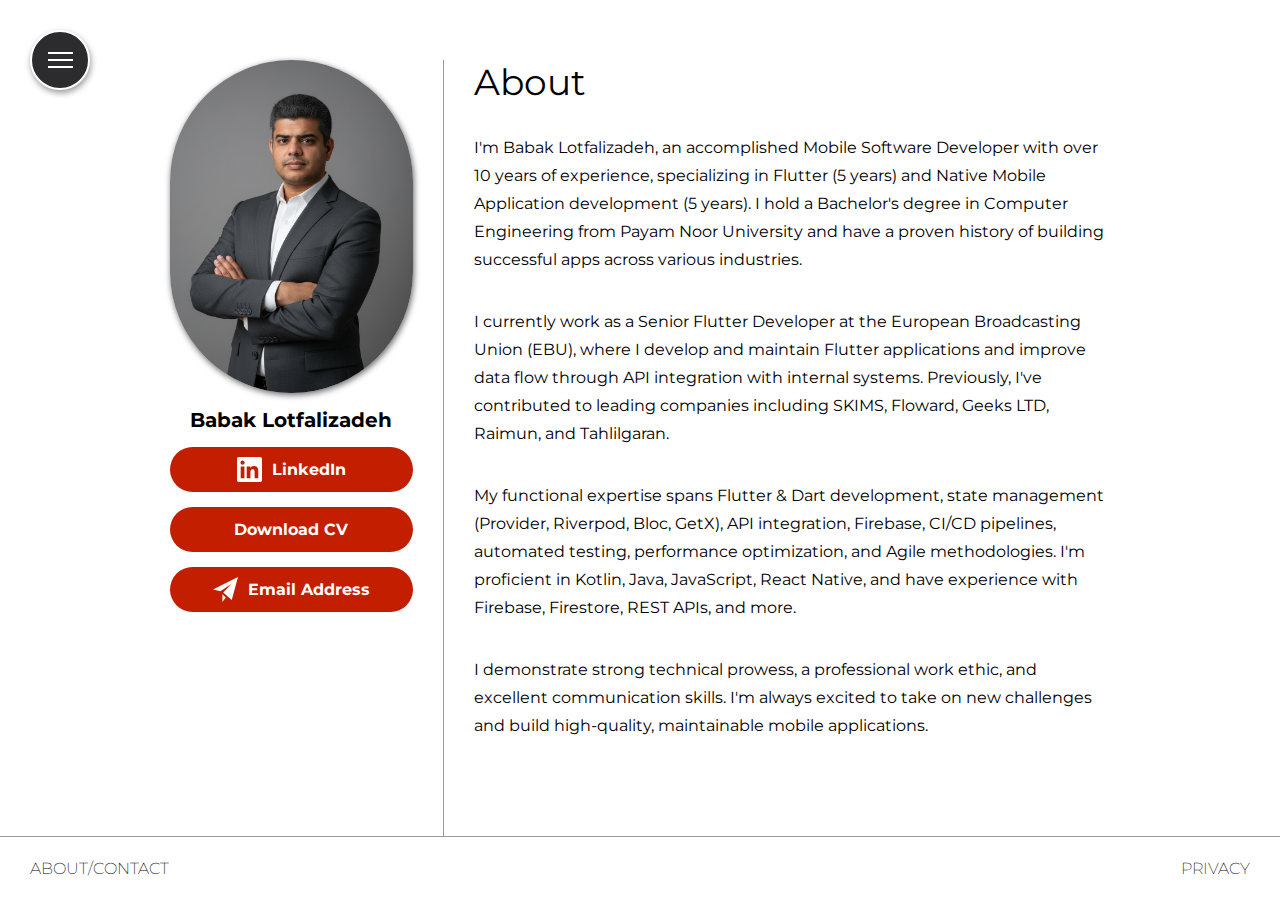
<file: about.html>
<!DOCTYPE html>
<html lang="en">
  <head>
    <meta charset="UTF-8" />
    <meta http-equiv="X-UA-Compatible" content="IE=edge" />
    <meta name="viewport" content="width=device-width, initial-scale=1.0" />
    <meta name="theme-color" content="#FFFFFF" />

    <link rel="apple-touch-icon" href="img/b_icon.png" />
    <link rel="shortcut icon" type="image/jpg" href="img/b_icon.png" />

    <meta
      name="description"
      content="Babak Lotfalizadeh - Senior Flutter Developer with 10+ years of experience in mobile development."
    />

    <meta property="og:title" content="About - Babak Lotfalizadeh, Senior Flutter Developer" />
    <meta
      property="og:description"
      content="Accomplished Mobile Software Developer with over 10 years of experience, specializing in Flutter and Native Mobile Development."
    />
    <meta
      property="og:image"
      content="img/viktormauzer-dev-portfolio.png"
    />
    <meta
      property="og:url"
      content="https://babak-lotfalizadeh.github.io/about.html"
    />
    <meta
      property="og:site_name"
      content="Portfolio - Babak Lotfalizadeh, Senior Flutter Developer"
    />

    <link rel="stylesheet" href="style.css?v=2.0" />
    <title>About - Babak Lotfalizadeh, Senior Flutter Developer</title>
  </head>
  <body ontouchstart="">
    <header class="header">
      <div class="header__button no__highlights">
        <div class="header__ham">
          <span>&nbsp;</span>
          <span>&nbsp;</span>
          <span>&nbsp;</span>
        </div>
      </div>
      <div class="header__bg">&nbsp;</div>
      <nav class="header__nav">
        <div class="header__nav-item">
          <span>Portfolio</span>
          <ul>
            <li>
              <a
                aria-label="Github"
                rel="noreferrer noopener"
                target="_blank"
                class="header__nav-link"
                href="https://github.com/babaklotfalizadeh"
                >GitHub →</a
              >
            </li>
          </ul>
        </div>
        <div class="header__nav-item">
          <span>menu</span>
          <ul>
            <li>
              <a class="header__nav-link" href="/index.html">Home</a>
            </li>
            <li><a class="header__nav-link" href="about.html">About</a></li>
            <li><a class="header__nav-link" href="privacy.html">Privacy</a></li>
          </ul>
        </div>
        <div class="header__nav-item">
          <span>Contact</span>
          <ul>
            <li>
              <a
                class="button button-white no__highlights"
                rel="noreferrer noopener"
                target="_blank"
                href="https://www.linkedin.com/in/babaklotfalizadeh"
              >
                <svg class="button-icon">
                  <use xlink:href="/icons/sprite.svg#vector-linkedin"></use>
                </svg>
                LinkedIn
              </a>
            </li>
            <li>
              <a
                class="button button-white no__highlights"
                rel="noreferrer noopener"
                target="_blank"
                href="files/Babak_Lotfalizadeh_Resume.pdf"
              >
                Download CV
              </a>
            </li>
            <li>
              <div class="button send-email button-white no__highlights">
                <svg class="button-icon">
                  <use xlink:href="/icons/sprite.svg#vector-mail"></use>
                </svg>
                Email Address
              </div>
              <div class="email-address"></div>
            </li>
          </ul>
        </div>
      </nav>
    </header>

    <section class="about">
      <div class="about__sidebar">
        <img class="about__profile" src="img/profile-pic.jpg" alt="profile" />
        <span>Babak Lotfalizadeh</span>
        <a
          class="button button-dark no__highlights"
          rel="noreferrer noopener"
          target="_blank"
          href="https://www.linkedin.com/in/babaklotfalizadeh"
        >
          <svg class="button-icon">
            <use xlink:href="/icons/sprite.svg#vector-linkedin"></use>
          </svg>
          LinkedIn
        </a>
        <a
          href="files/Babak_Lotfalizadeh_Resume.pdf"
          class="button button-dark no__highlights"
          >Download CV</a
        >
        <div class="button send-email button-dark no__highlights">
          <svg class="button-icon">
            <use xlink:href="/icons/sprite.svg#vector-mail"></use>
          </svg>
          Email Address
        </div>
        <div class="email-address"></div>
      </div>
      <div class="about__content">
        <h1>About</h1>
        <article>
          <p>
            I'm Babak Lotfalizadeh, an accomplished Mobile Software Developer with
            over 10 years of experience, specializing in Flutter (5 years) and
            Native Mobile Application development (5 years). I hold a Bachelor's
            degree in Computer Engineering from Payam Noor University and have a
            proven history of building successful apps across various industries.
          </p>
          <p>
            I currently work as a Senior Flutter Developer at the European
            Broadcasting Union (EBU), where I develop and maintain Flutter
            applications and improve data flow through API integration with
            internal systems. Previously, I've contributed to leading companies
            including SKIMS, Floward, Geeks LTD, Raimun, and Tahlilgaran.
          </p>
          <p>
            My functional expertise spans Flutter & Dart development, state
            management (Provider, Riverpod, Bloc, GetX), API integration,
            Firebase, CI/CD pipelines, automated testing, performance
            optimization, and Agile methodologies. I'm proficient in Kotlin,
            Java, JavaScript, React Native, and have experience with Firebase,
            Firestore, REST APIs, and more.
          </p>
          <p>
            I demonstrate strong technical prowess, a professional work ethic,
            and excellent communication skills. I'm always excited to take on
            new challenges and build high-quality, maintainable mobile
            applications.
          </p>
        </article>
      </div>
    </section>

    <footer class="footer">
      <div class="footer__content">
        <a href="about.html">About/Contact</a>
        <a href="privacy.html">Privacy</a>
      </div>
    </footer>

    <script src="script.js"></script>
  </body>
</html>
</file>
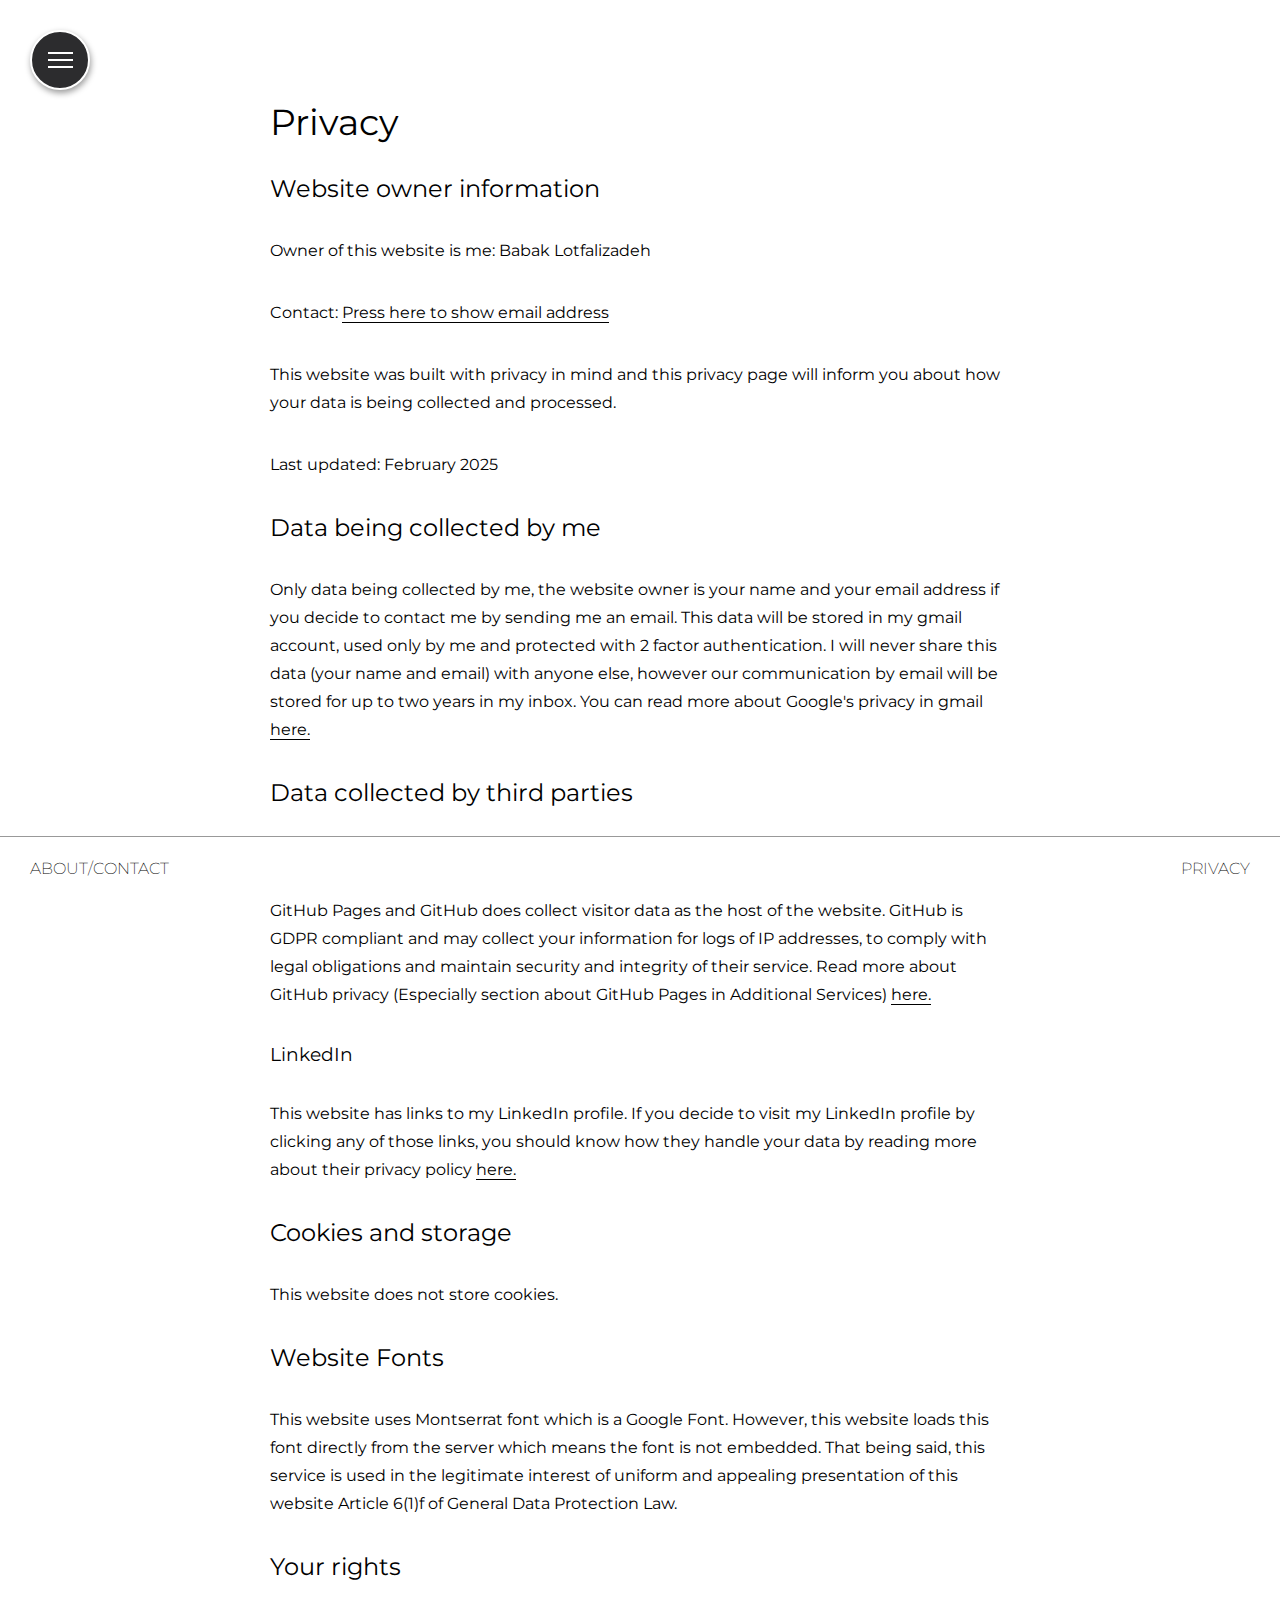
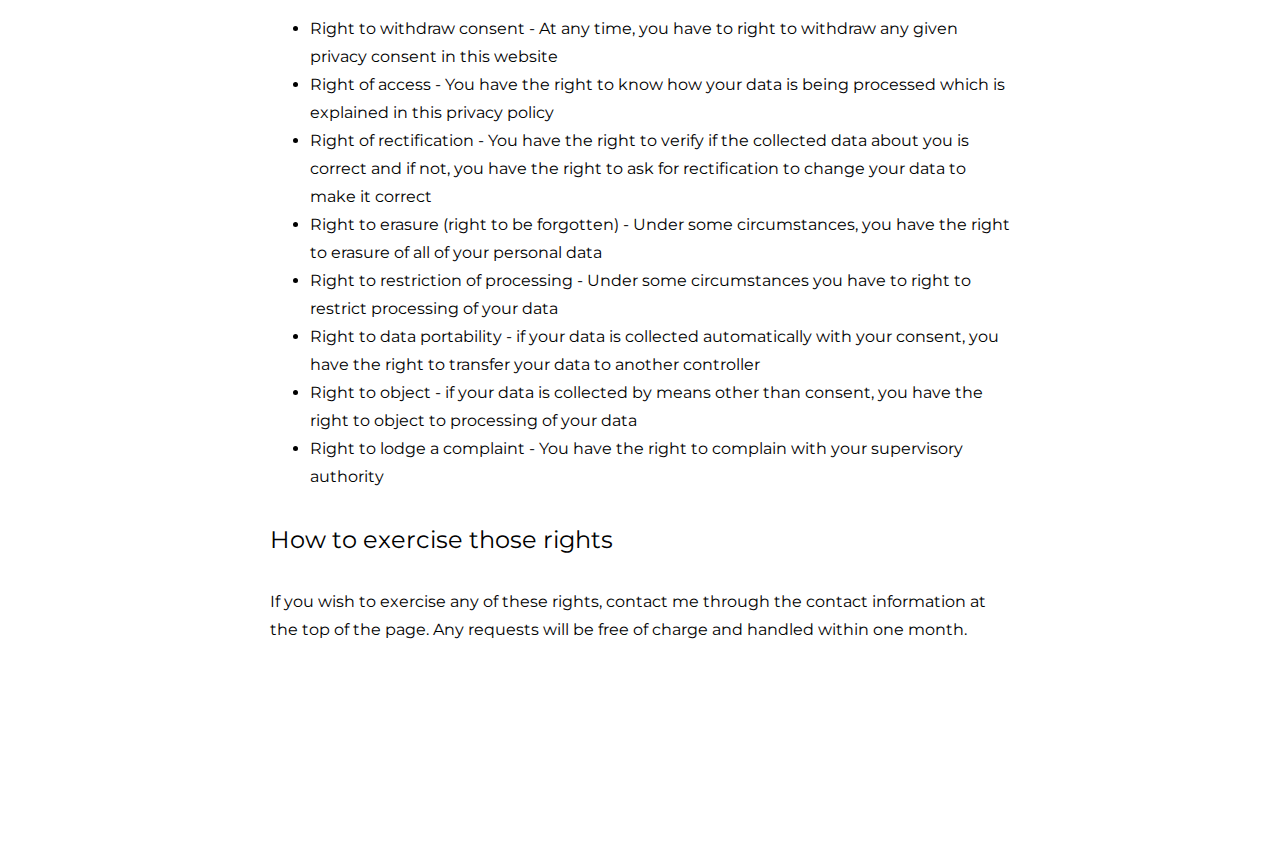
<file: privacy.html>
<!DOCTYPE html>
<html lang="en">
  <head>
    <meta charset="UTF-8" />
    <meta http-equiv="X-UA-Compatible" content="IE=edge" />
    <meta name="viewport" content="width=device-width, initial-scale=1.0" />
    <meta name="theme-color" content="#FFFFFF" />

    <meta
      name="description"
      content="Privacy policy page for the website Portfolio - Babak Lotfalizadeh, Senior Flutter Developer"
    />

    <meta
      property="og:title"
      content="Privacy - Babak Lotfalizadeh, Senior Flutter Developer"
    />
    <meta
      property="og:description"
      content="Privacy policy page for the website Portfolio - Babak Lotfalizadeh, Senior Flutter Developer"
    />
    <meta
      property="og:image"
      content="img/viktormauzer-dev-portfolio.png"
    />
    <meta
      property="og:url"
      content="https://babak-lotfalizadeh.github.io/privacy.html"
    />
    <meta
      property="og:site_name"
      content="Portfolio - Babak Lotfalizadeh, Senior Flutter Developer"
    />

    <link rel="apple-touch-icon" href="img/apple-icon.png" />
    <link rel="shortcut icon" type="image/jpg" href="img/favicon.png" />

    <link rel="stylesheet" href="style.css?v=2.0" />
    <title>Privacy - Babak Lotfalizadeh, Senior Flutter Developer</title>
  </head>
  <body ontouchstart="">
    <header class="header">
      <div class="header__button no__highlights">
        <div class="header__ham">
          <span>&nbsp;</span>
          <span>&nbsp;</span>
          <span>&nbsp;</span>
        </div>
      </div>
      <div class="header__bg">&nbsp;</div>
      <nav class="header__nav">
        <div class="header__nav-item">
          <span>Portfolio</span>
          <ul>
            <li>
              <a
                aria-label="Github"
                rel="noreferrer noopener"
                target="_blank"
                class="header__nav-link"
                href="https://github.com/babaklotfalizadeh"
                >GitHub →</a
              >
            </li>
          </ul>
        </div>
        <div class="header__nav-item">
          <span>menu</span>
          <ul>
            <li>
              <a class="header__nav-link" href="/index.html">Home</a>
            </li>
            <li><a class="header__nav-link" href="about.html">About</a></li>
            <li><a class="header__nav-link" href="privacy.html">Privacy</a></li>
          </ul>
        </div>
        <div class="header__nav-item">
          <span>Contact</span>
          <ul>
            <li>
              <a
                class="button button-white no__highlights"
                rel="noreferrer noopener"
                target="_blank"
                href="https://www.linkedin.com/in/babaklotfalizadeh"
              >
                <svg class="button-icon">
                  <use xlink:href="/icons/sprite.svg#vector-linkedin"></use>
                </svg>
                LinkedIn
              </a>
            </li>
            <li>
              <a
                class="button button-white no__highlights"
                rel="noreferrer noopener"
                target="_blank"
                href="files/Babak_Lotfalizadeh_Resume.pdf"
              >
                Download CV
              </a>
            </li>
            <li>
              <div class="button send-email button-white no__highlights">
                <svg class="button-icon">
                  <use xlink:href="/icons/sprite.svg#vector-mail"></use>
                </svg>
                Email Address
              </div>
              <div class="email-address"></div>
            </li>
          </ul>
        </div>
      </nav>
    </header>

    <section class="single__page">
      <h1>Privacy</h1>
      <article>
        <h2>Website owner information</h2>
        <p>Owner of this website is me: Babak Lotfalizadeh</p>
        <p>
          Contact:
          <span class="single__page-contact send-email email-address"
            >Press here to show email address</span
          >
        </p>
        <p>
          This website was built with privacy in mind and this privacy page will
          inform you about how your data is being collected and processed.
        </p>
        <p>Last updated: February 2025</p>
        <h2>Data being collected by me</h2>
        <p>
          Only data being collected by me, the website owner is your name and
          your email address if you decide to contact me by sending me an email.
          This data will be stored in my gmail account, used only by me and
          protected with 2 factor authentication. I will never share this data
          (your name and email) with anyone else, however our communication by
          email will be stored for up to two years in my inbox. You can read
          more about Google's privacy in gmail
          <a href="https://support.google.com/mail/answer/10434152?hl=en"
            >here.</a
          >
        </p>
        <h2>Data collected by third parties</h2>
        <p>
          I built this website with privacy in mind so I am not using any kind
          of analytics software like Google Analytics, Facebook pixels and
          similar. That being said, this website is hosted by GitHub Pages and
          GitHub does collect visitor data as the host of the website. GitHub is
          GDPR compliant and may collect your information for logs of IP
          addresses, to comply with legal obligations and maintain security and
          integrity of their service. Read more about GitHub privacy (Especially
          section about GitHub Pages in Additional Services)
          <a
            href="https://docs.github.com/en/github/site-policy/github-privacy-statement"
            >here.</a
          >
        </p>
        <h3>LinkedIn</h3>
        <p>
          This website has links to my LinkedIn profile. If you decide to visit
          my LinkedIn profile by clicking any of those links, you should know
          how they handle your data by reading more about their privacy policy
          <a href="https://www.linkedin.com/legal/privacy-policy">here.</a>
        </p>
        <h2>Cookies and storage</h2>
        <p>This website does not store cookies.</p>
        <h2>Website Fonts</h2>
        <p>
          This website uses Montserrat font which is a Google Font. However,
          this website loads this font directly from the server which means the
          font is not embedded. That being said, this service is used in the
          legitimate interest of uniform and appealing presentation of this
          website Article 6(1)f of General Data Protection Law.
        </p>
        <h2>Your rights</h2>
        <ul>
          <li>
            Right to withdraw consent - At any time, you have to right to
            withdraw any given privacy consent in this website
          </li>
          <li>
            Right of access - You have the right to know how your data is being
            processed which is explained in this privacy policy
          </li>
          <li>
            Right of rectification - You have the right to verify if the
            collected data about you is correct and if not, you have the right
            to ask for rectification to change your data to make it correct
          </li>
          <li>
            Right to erasure (right to be forgotten) - Under some circumstances,
            you have the right to erasure of all of your personal data
          </li>
          <li>
            Right to restriction of processing - Under some circumstances you
            have to right to restrict processing of your data
          </li>
          <li>
            Right to data portability - if your data is collected automatically
            with your consent, you have the right to transfer your data to
            another controller
          </li>
          <li>
            Right to object - if your data is collected by means other than
            consent, you have the right to object to processing of your data
          </li>
          <li>
            Right to lodge a complaint - You have the right to complain with
            your supervisory authority
          </li>
        </ul>
        <h2>How to exercise those rights</h2>
        <p>
          If you wish to exercise any of these rights, contact me through the
          contact information at the top of the page. Any requests will be free
          of charge and handled within one month.
        </p>
      </article>
    </section>

    <footer class="footer">
      <div class="footer__content">
        <a href="about.html">About/Contact</a>
        <a href="privacy.html">Privacy</a>
      </div>
    </footer>

    <script src="script.js"></script>
  </body>
</html>
</file>
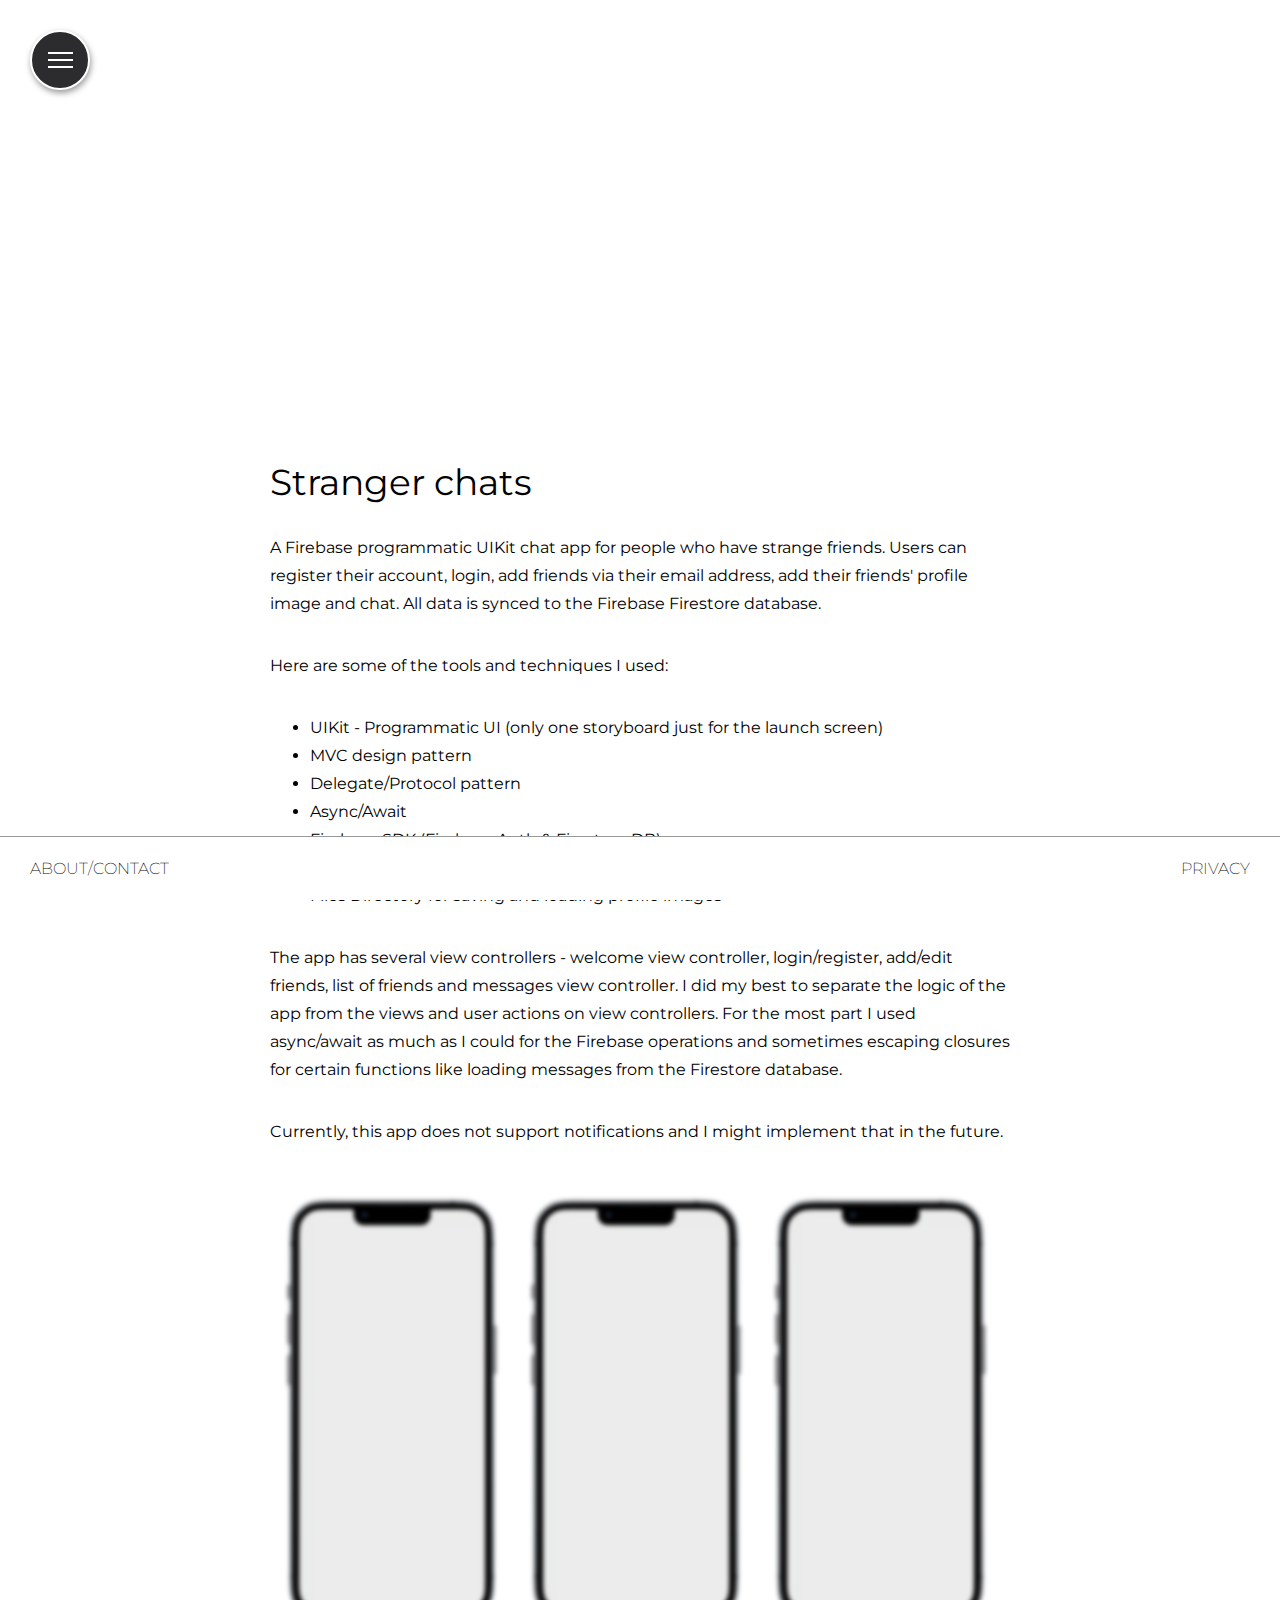
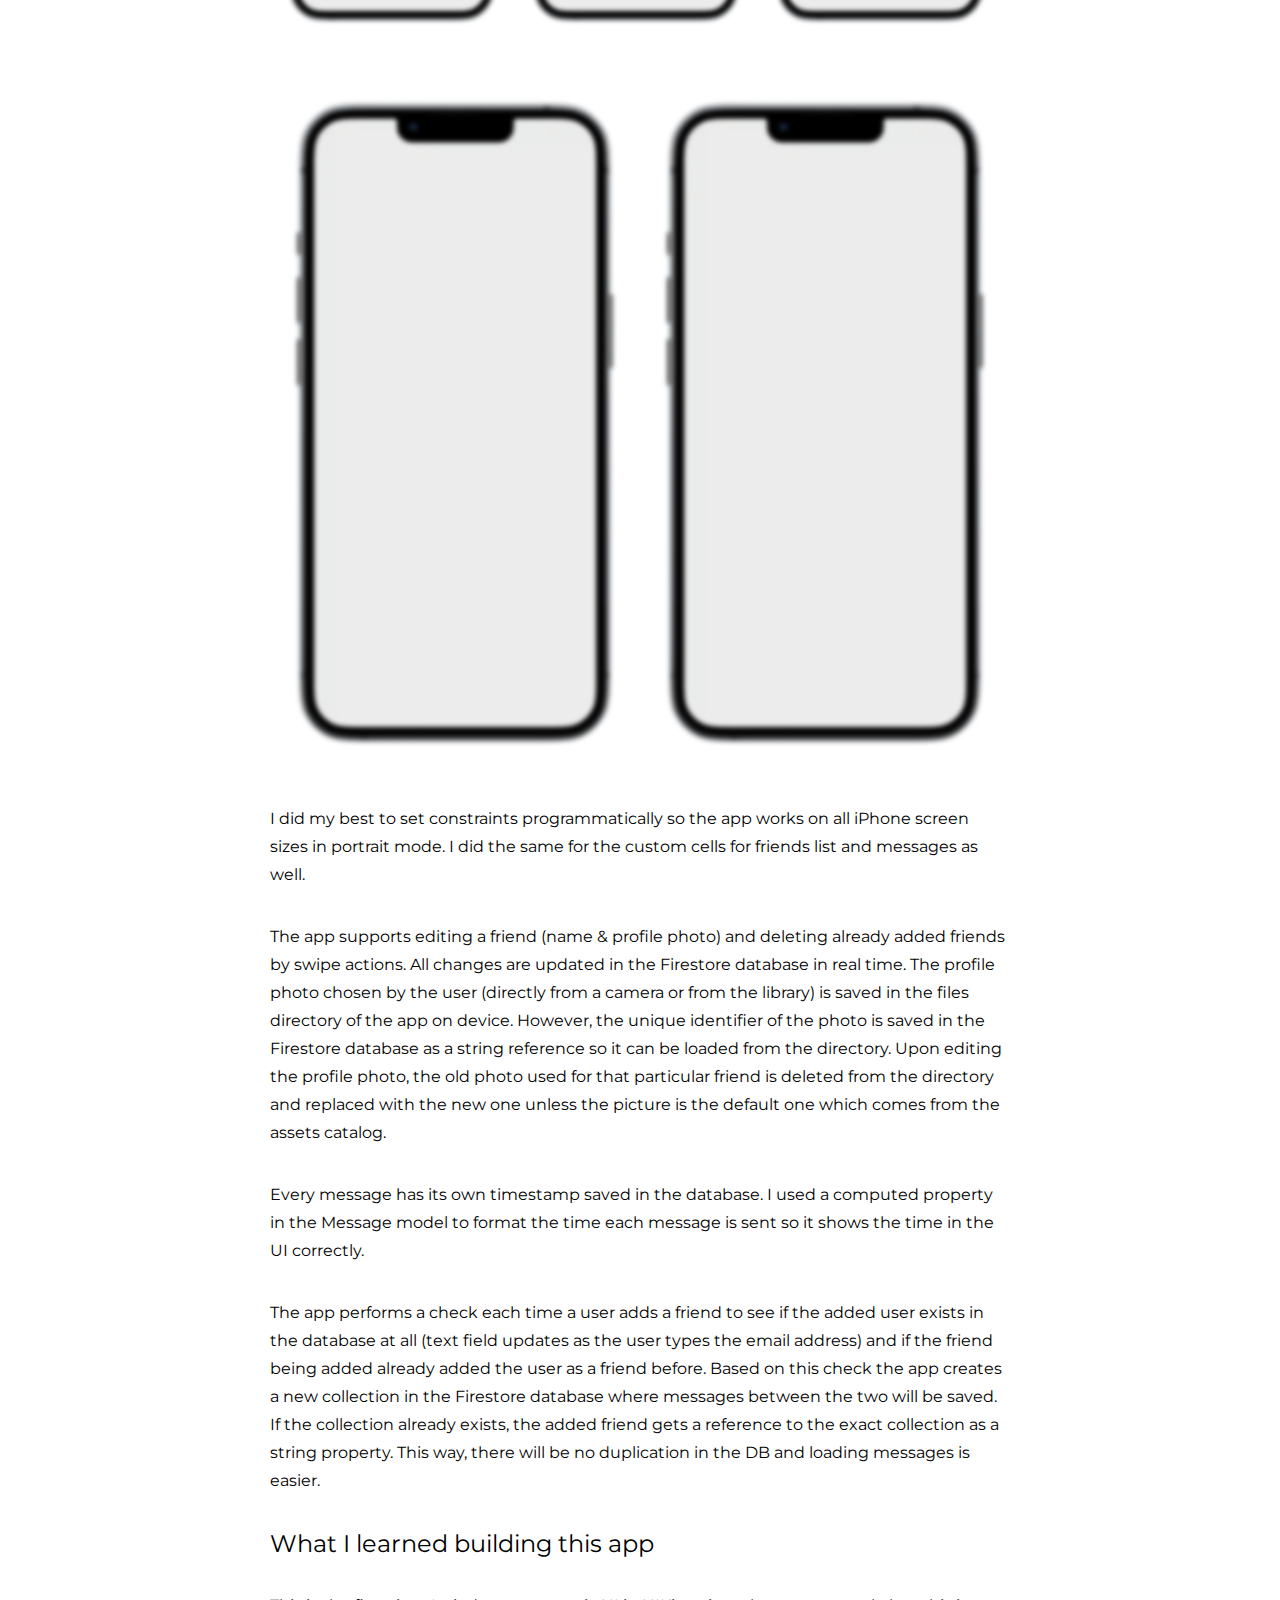
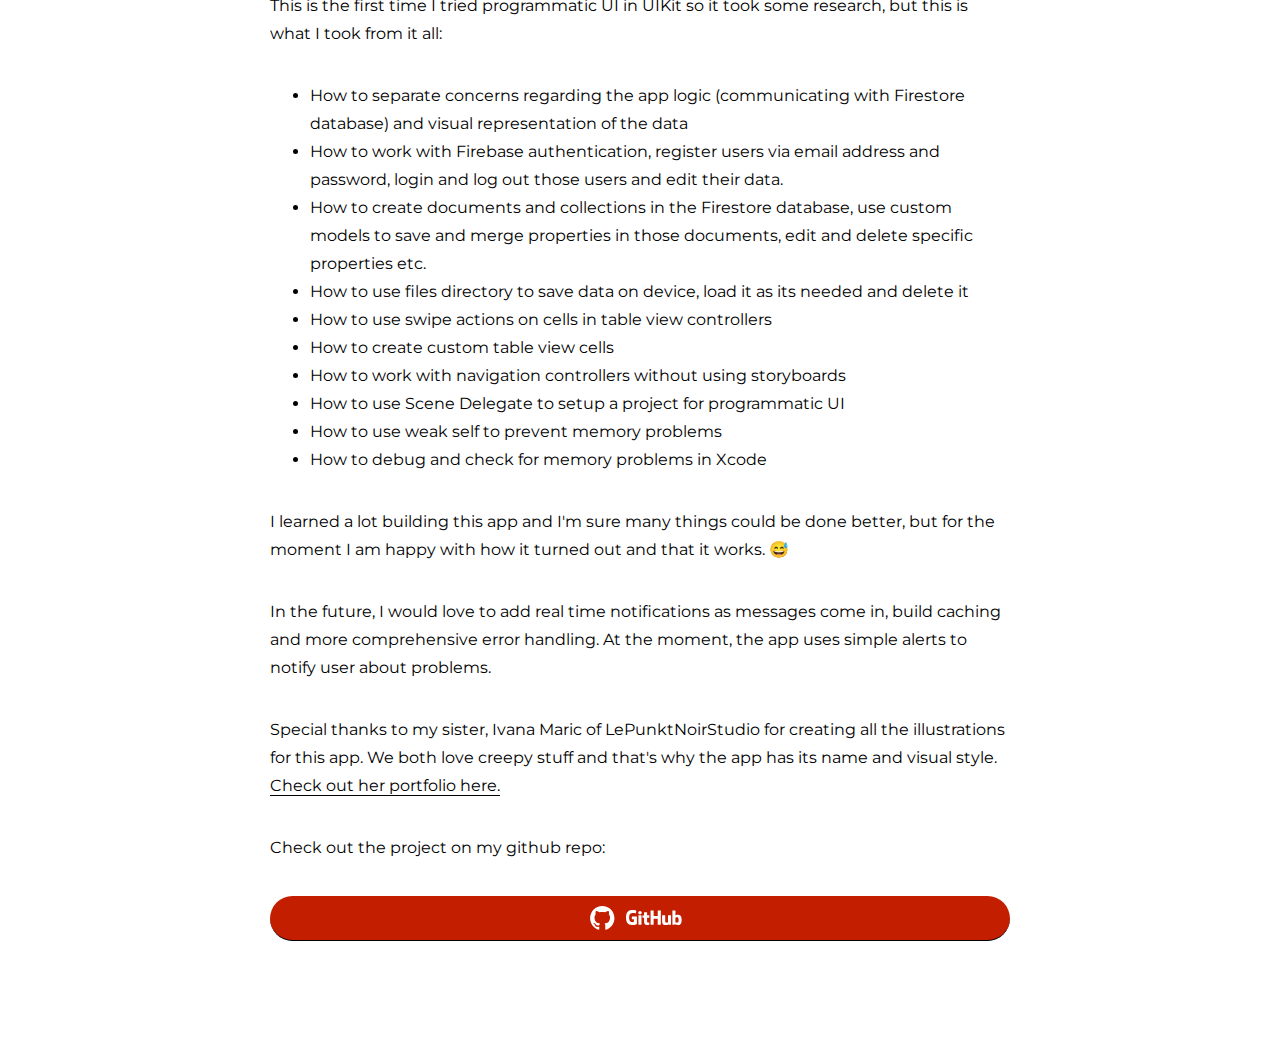
<file: portfolio/stranger-chats.html>
<!DOCTYPE html>
<html lang="en">
  <head>
    <meta charset="UTF-8" />
    <meta http-equiv="X-UA-Compatible" content="IE=edge" />
    <meta name="viewport" content="width=device-width, initial-scale=1.0" />
    <meta name="theme-color" content="#FFFFFF" />

    <link rel="apple-touch-icon" href="../img/apple-icon.png" />

    <meta
      name="description"
      content="A Firebase programmatic UIKit chat app for people who have strange friends"
    />

    <meta
      property="og:title"
      content="Stranger Chats - Babak Lotfalizadeh, Senior Flutter Developer"
    />
    <meta
      property="og:description"
      content="A Firebase chat app built with Flutter"
    />
    <meta
      property="og:image"
      content="../img/stranger-chats/web-mockup-share.png"
    />
    <meta
      property="og:url"
      content="https://babak-lotfalizadeh.github.io/portfolio/stranger-chats.html"
    />
    <meta
      property="og:site_name"
      content="Portfolio - Babak Lotfalizadeh, Senior Flutter Developer"
    />

    <link rel="shortcut icon" type="image/jpg" href="../img/favicon.png" />
    <link rel="stylesheet" href="../style.css?v=2.0" />
    <title>Stranger Chats - Babak Lotfalizadeh, Senior Flutter Developer</title>
  </head>
  <body ontouchstart="">
    <header class="header">
      <div class="header__button no__highlights">
        <div class="header__ham">
          <span>&nbsp;</span>
          <span>&nbsp;</span>
          <span>&nbsp;</span>
        </div>
      </div>
      <div class="header__bg">&nbsp;</div>
      <nav class="header__nav">
        <div class="header__nav-item">
          <span>Portfolio</span>
          <ul>
            <li>
              <a
                aria-label="Github"
                rel="noreferrer noopener"
                target="_blank"
                class="header__nav-link"
                href="https://github.com/babaklotfalizadeh"
                >GitHub →</a
              >
            </li>
          </ul>
        </div>
        <div class="header__nav-item">
          <span>menu</span>
          <ul>
            <li>
              <a class="header__nav-link" href="/index.html">Home</a>
            </li>
            <li><a class="header__nav-link" href="../about.html">About</a></li>
            <li>
              <a class="header__nav-link" href="../privacy.html">Privacy</a>
            </li>
          </ul>
        </div>
        <div class="header__nav-item">
          <span>Contact</span>
          <ul>
            <li>
              <a
                class="button button-white no__highlights"
                rel="noreferrer noopener"
                target="_blank"
                href="https://www.linkedin.com/in/babaklotfalizadeh"
              >
                <svg class="button-icon">
                  <use xlink:href="/icons/sprite.svg#vector-linkedin"></use>
                </svg>
                LinkedIn
              </a>
            </li>
            <li>
              <a
                class="button button-white no__highlights"
                rel="noreferrer noopener"
                target="_blank"
                href="../files/Babak_Lotfalizadeh_Resume.pdf"
              >
                Download CV
              </a>
            </li>
            <li>
              <div class="button send-email button-white no__highlights">
                <svg class="button-icon">
                  <use xlink:href="/icons/sprite.svg#vector-mail"></use>
                </svg>
                Email Address
              </div>
              <div class="email-address"></div>
            </li>
          </ul>
        </div>
      </nav>
    </header>

    <section class="portfolio__item">
      <div class="portfolio__item-img stranger__chats-img">&nbsp;</div>
      <div class="portfolio__item-container">
        <div class="portfolio__item-heading">
          <h1>Stranger chats</h1>
        </div>
        <article class="portfolio__item-content">
          <p>
            A Firebase programmatic UIKit chat app for people who have strange
            friends. Users can register their account, login, add friends via
            their email address, add their friends' profile image and chat. All
            data is synced to the Firebase Firestore database.
          </p>
          <p>Here are some of the tools and techniques I used:</p>
          <ul>
            <li>
              UIKit - Programmatic UI (only one storyboard just for the launch
              screen)
            </li>
            <li>MVC design pattern</li>
            <li>Delegate/Protocol pattern</li>
            <li>Async/Await</li>
            <li>Firebase SDK (Firebase Auth & Firestore DB)</li>
            <li>Cocoapods</li>
            <li>Files Directory for saving and loading profile images</li>
          </ul>
          <p>
            The app has several view controllers - welcome view controller,
            login/register, add/edit friends, list of friends and messages view
            controller. I did my best to separate the logic of the app from the
            views and user actions on view controllers. For the most part I used
            async/await as much as I could for the Firebase operations and
            sometimes escaping closures for certain functions like loading
            messages from the Firestore database.
          </p>
          <p>
            Currently, this app does not support notifications and I might
            implement that in the future.
          </p>
          <div class="gallery gallery__3">
            <img
              class="lazy-img"
              data-src="../img/stranger-chats/welcomeVC.png"
              src="../img/lazy.png"
              alt="screenshot"
            />
            <img
              class="lazy-img"
              data-src="../img/stranger-chats/loginVC.png"
              src="../img/lazy.png"
              alt="screenshot"
            />
            <img
              class="lazy-img"
              data-src="../img/stranger-chats/addEditFriendVC.png"
              src="../img/lazy.png"
              alt="screenshot"
            />
          </div>
          <div class="gallery gallery__2">
            <img
              class="lazy-img"
              data-src="../img/stranger-chats/friendsVC.png"
              src="../img/lazy.png"
              alt="screenshot"
            />
            <img
              class="lazy-img"
              data-src="../img/stranger-chats/messagesVC.png"
              src="../img/lazy.png"
              alt="screenshot"
            />
          </div>
          <p>
            I did my best to set constraints programmatically so the app works
            on all iPhone screen sizes in portrait mode. I did the same for the
            custom cells for friends list and messages as well.
          </p>
          <p>
            The app supports editing a friend (name & profile photo) and
            deleting already added friends by swipe actions. All changes are
            updated in the Firestore database in real time. The profile photo
            chosen by the user (directly from a camera or from the library) is
            saved in the files directory of the app on device. However, the
            unique identifier of the photo is saved in the Firestore database as
            a string reference so it can be loaded from the directory. Upon
            editing the profile photo, the old photo used for that particular
            friend is deleted from the directory and replaced with the new one
            unless the picture is the default one which comes from the assets
            catalog.
          </p>
          <p>
            Every message has its own timestamp saved in the database. I used a
            computed property in the Message model to format the time each
            message is sent so it shows the time in the UI correctly.
          </p>
          <p>
            The app performs a check each time a user adds a friend to see if
            the added user exists in the database at all (text field updates as
            the user types the email address) and if the friend being added
            already added the user as a friend before. Based on this check the
            app creates a new collection in the Firestore database where
            messages between the two will be saved. If the collection already
            exists, the added friend gets a reference to the exact collection as
            a string property. This way, there will be no duplication in the DB
            and loading messages is easier.
          </p>
          <h2>What I learned building this app</h2>
          <p>
            This is the first time I tried programmatic UI in UIKit so it took
            some research, but this is what I took from it all:
          </p>
          <ul>
            <li>
              How to separate concerns regarding the app logic (communicating
              with Firestore database) and visual representation of the data
            </li>
            <li>
              How to work with Firebase authentication, register users via email
              address and password, login and log out those users and edit their
              data.
            </li>
            <li>
              How to create documents and collections in the Firestore database,
              use custom models to save and merge properties in those documents,
              edit and delete specific properties etc.
            </li>
            <li>
              How to use files directory to save data on device, load it as its
              needed and delete it
            </li>
            <li>How to use swipe actions on cells in table view controllers</li>
            <li>How to create custom table view cells</li>
            <li>
              How to work with navigation controllers without using storyboards
            </li>
            <li>
              How to use Scene Delegate to setup a project for programmatic UI
            </li>
            <li>How to use weak self to prevent memory problems</li>
            <li>How to debug and check for memory problems in Xcode</li>
          </ul>
          <p>
            I learned a lot building this app and I'm sure many things could be
            done better, but for the moment I am happy with how it turned out
            and that it works. 😅
          </p>
          <p>
            In the future, I would love to add real time notifications as
            messages come in, build caching and more comprehensive error
            handling. At the moment, the app uses simple alerts to notify user
            about problems.
          </p>
          <p>
            Special thanks to my sister, Ivana Maric of LePunktNoirStudio for
            creating all the illustrations for this app. We both love creepy
            stuff and that's why the app has its name and visual style.
            <a
              rel="noreferrer noopener"
              target="_blank"
              href="https://lepunktnoir.studio"
              >Check out her portfolio here.</a
            >
          </p>
          <p>Check out the project on my github repo:</p>
          <a
            aria-label="Github"
            rel="noreferrer noopener"
            target="_blank"
            href="https://github.com/babaklotfalizadeh"
            class="github__button button button-dark no__highlights"
          >
            <svg class="github__button-icon button-icon-light">
              <use xlink:href="/icons/sprite.svg#vector-github-logo"></use>
            </svg>
            <svg class="github__button-icon button-icon-light">
              <use xlink:href="/icons/sprite.svg#vector-github-logo-text"></use>
            </svg>
          </a>
        </article>
      </div>
    </section>

    <footer class="footer">
      <div class="footer__content">
        <a href="../about.html">About/Contact</a>
        <a href="../privacy.html">Privacy</a>
      </div>
    </footer>

    <script src="../script.js"></script>
  </body>
</html>
</file>
<file: style.css>
*,
*::before,
*::after {
  margin: 0;
  padding: 0;
  -webkit-box-sizing: inherit;
  box-sizing: inherit;
}

/* fonts */
/* ======================= */
/* montserrat-200 - latin */
@font-face {
  font-family: "Montserrat";
  font-style: normal;
  font-weight: 200;
  font-display: swap;
  src: url("fonts/montserrat-v23-latin-200.eot"); /* IE9 Compat Modes */
  src: local(""),
    url("fonts/montserrat-v23-latin-200.eot?#iefix")
      format("embedded-opentype"),
    /* IE6-IE8 */ url("fonts/montserrat-v23-latin-200.woff2") format("woff2"),
    /* Super Modern Browsers */ url("fonts/montserrat-v23-latin-200.woff")
      format("woff"),
    /* Modern Browsers */ url("fonts/montserrat-v23-latin-200.ttf")
      format("truetype"),
    /* Safari, Android, iOS */
      url("fonts/montserrat-v23-latin-200.svg#Montserrat") format("svg"); /* Legacy iOS */
}
/* montserrat-regular - latin */
@font-face {
  font-family: "Montserrat";
  font-style: normal;
  font-weight: 400;
  font-display: swap;
  src: url("fonts/montserrat-v23-latin-regular.eot"); /* IE9 Compat Modes */
  src: local(""),
    url("fonts/montserrat-v23-latin-regular.eot?#iefix")
      format("embedded-opentype"),
    /* IE6-IE8 */ url("fonts/montserrat-v23-latin-regular.woff2")
      format("woff2"),
    /* Super Modern Browsers */ url("fonts/montserrat-v23-latin-regular.woff")
      format("woff"),
    /* Modern Browsers */ url("fonts/montserrat-v23-latin-regular.ttf")
      format("truetype"),
    /* Safari, Android, iOS */
      url("fonts/montserrat-v23-latin-regular.svg#Montserrat") format("svg"); /* Legacy iOS */
}
/* montserrat-700 - latin */
@font-face {
  font-family: "Montserrat";
  font-style: normal;
  font-weight: 700;
  font-display: swap;
  src: url("fonts/montserrat-v23-latin-700.eot"); /* IE9 Compat Modes */
  src: local(""),
    url("fonts/montserrat-v23-latin-700.eot?#iefix")
      format("embedded-opentype"),
    /* IE6-IE8 */ url("fonts/montserrat-v23-latin-700.woff2") format("woff2"),
    /* Super Modern Browsers */ url("fonts/montserrat-v23-latin-700.woff")
      format("woff"),
    /* Modern Browsers */ url("fonts/montserrat-v23-latin-700.ttf")
      format("truetype"),
    /* Safari, Android, iOS */
      url("fonts/montserrat-v23-latin-700.svg#Montserrat") format("svg"); /* Legacy iOS */
}
/* montserrat-100italic - latin */
@font-face {
  font-family: "Montserrat";
  font-style: italic;
  font-weight: 100;
  font-display: swap;
  src: url("fonts/montserrat-v23-latin-100italic.eot"); /* IE9 Compat Modes */
  src: local(""),
    url("fonts/montserrat-v23-latin-100italic.eot?#iefix")
      format("embedded-opentype"),
    /* IE6-IE8 */ url("fonts/montserrat-v23-latin-100italic.woff2")
      format("woff2"),
    /* Super Modern Browsers */
      url("fonts/montserrat-v23-latin-100italic.woff") format("woff"),
    /* Modern Browsers */ url("fonts/montserrat-v23-latin-100italic.ttf")
      format("truetype"),
    /* Safari, Android, iOS */
      url("fonts/montserrat-v23-latin-100italic.svg#Montserrat") format("svg"); /* Legacy iOS */
}

html {
  font-size: 62.5%;
}

body {
  -webkit-box-sizing: border-box;
  box-sizing: border-box;
  font-family: "Montserrat", sans-serif;
  font-size: 1.6rem;
}

/* global */

article {
  margin-bottom: 12rem;
}

article p,
article ul,
article ol,
article span,
article a {
  font-size: 1.6rem;
  line-height: 2.8rem;
  margin-bottom: 3.4rem;
}

article ul,
article ol {
  margin-left: 4rem;
}

article h1,
article h2,
article h3,
article h4,
article h5,
article h6 {
  font-weight: 400;
  margin-bottom: 3.4rem;
}

article a {
  color: black;
  text-decoration: none;
  border-bottom: 1px solid black;
  -webkit-transition: all 0.5s;
  -o-transition: all 0.5s;
  transition: all 0.5s;
}

article a:hover {
  color: rgb(195, 30, 0);
  border-bottom: 1px solid rgb(195, 30, 0);
}

article img {
  display: block;
  width: 100%;
  margin-bottom: 3.4rem;
}

.article__video-container {
  display: -webkit-box;
  display: -ms-flexbox;
  display: flex;
  -webkit-box-pack: center;
  -ms-flex-pack: center;
  justify-content: center;
  -webkit-box-align: center;
  -ms-flex-align: center;
  align-items: center;
  margin-bottom: 3rem;
}

article video {
  max-width: 30rem;
}

article .github__button-icon:not(:last-child) {
  margin-right: 1rem;
}

.gallery {
  display: -webkit-box;
  display: -ms-flexbox;
  display: flex;
  -ms-flex-wrap: wrap;
  flex-wrap: wrap;
}

.gallery__3 > * {
  width: 33%;
}

.gallery__2 > * {
  width: 50%;
}

@media only screen and (max-width: 500px) {
  .gallery__3 > *,
  .gallery__2 > * {
    width: 100%;
  }
}

.button {
  min-height: 4.5rem;
  min-width: 6rem;
  padding: 1rem;
  border-radius: 100rem;
  margin-bottom: 1.5rem;
  display: -webkit-box;
  display: -ms-flexbox;
  display: flex;
  -webkit-box-pack: center;
  -ms-flex-pack: center;
  justify-content: center;
  -webkit-box-align: center;
  -ms-flex-align: center;
  align-items: center;
  text-decoration: none;
  font-weight: 700;
  cursor: pointer;
  -webkit-transition: all 0.3s;
  -o-transition: all 0.3s;
  transition: all 0.3s;
}

.button-dark {
  background-color: rgb(195, 30, 0);
}

.button-white {
  background-color: white;
  color: black;
}

.button-hollow-white {
  border: 2px solid white;
  border-radius: 100rem;
  text-decoration: none;
  color: white;
}

.button-hollow-dark {
  border: 2px solid black;
  border-radius: 100rem;
  text-decoration: none;
  color: black;
}

@media (hover: hover) {
  .button-white:hover {
    -webkit-transform: translate(0, -3px);
    -ms-transform: translate(0, -3px);
    transform: translate(0, -3px);
    color: white;
    -webkit-box-shadow: 1px 3px 6px rgba(0, 0, 0, 0.4);
    box-shadow: 1px 3px 6px rgba(0, 0, 0, 0.4);
    background-color: rgb(195, 30, 0);
  }

  .button-white:hover > .button-icon {
    fill: white;
  }

  .button-hollow-white:hover {
    -webkit-transform: translate(0, -3px);
    -ms-transform: translate(0, -3px);
    transform: translate(0, -3px);
    letter-spacing: 2px;
    -webkit-box-shadow: 1px 3px 6px rgba(0, 0, 0, 0.4);
    box-shadow: 1px 3px 6px rgba(0, 0, 0, 0.4);
  }

  .button-hollow-dark:hover {
    -webkit-transform: translate(0, -3px);
    -ms-transform: translate(0, -3px);
    transform: translate(0, -3px);
    letter-spacing: 2px;
    -webkit-box-shadow: 1px 3px 6px rgba(0, 0, 0, 0.4);
    box-shadow: 1px 3px 6px rgba(0, 0, 0, 0.4);
  }

  .button-dark:hover {
    -webkit-box-shadow: 1px 3px 6px rgba(0, 0, 0, 0.4);
    box-shadow: 1px 3px 6px rgba(0, 0, 0, 0.4);
  }
}

.button-white:active,
.button-hollow-white:active,
.button-dark:active {
  -webkit-transform: scale(0.95) translate(0, -1px);
  -ms-transform: scale(0.95) translate(0, -1px);
  transform: scale(0.95) translate(0, -1px);
  -webkit-box-shadow: 1px 1px 3px rgba(0, 0, 0, 0.6);
  box-shadow: 1px 1px 3px rgba(0, 0, 0, 0.6);
}

.button-icon {
  height: 2.5rem;
  width: 2.5rem;
  fill: black;
  margin-right: 1rem;
  -webkit-transition: all 0.5s;
  -o-transition: all 0.5s;
  transition: all 0.5s;
}

.button-icon-light {
  fill: white;
  margin-right: 1rem;
}

.github__button-icon {
  width: 5.6rem;
  height: 2.4rem;
}

.github__button-icon:first-child {
  width: 2.7rem;
}

.text__button {
  -webkit-transition: all 0.2s;
  -o-transition: all 0.2s;
  transition: all 0.2s;
}

.text__button::after {
  content: ">";
  margin-right: 1rem;
}

.text__button:hover {
  color: rgb(195, 30, 0);
}

.email-address {
  margin-top: 2rem;
  opacity: 0;
  -webkit-transition: all 0.5s;
  -o-transition: all 0.5s;
  transition: all 0.5s;
}

.lazy-img {
  -webkit-filter: blur(2px);
  filter: blur(2px);
  -webkit-animation-name: pulse;
  animation-name: pulse;
  -webkit-animation-duration: 1.5s;
  animation-duration: 1.5s;
  -webkit-animation-iteration-count: infinite;
  animation-iteration-count: infinite;
}

.no__highlights {
  -webkit-tap-highlight-color: transparent;
  -webkit-touch-callout: none;
  -webkit-user-select: none;
  -moz-user-select: none;
  -ms-user-select: none;
  user-select: none;
}

@-webkit-keyframes fadeIn {
  0% {
    opacity: 0;
  }

  100% {
    opacity: 1;
  }
}

@keyframes fadeIn {
  0% {
    opacity: 0;
  }

  100% {
    opacity: 1;
  }
}

@-webkit-keyframes pulse {
  0% {
    -webkit-transform: scale(1);
    transform: scale(1);
  }

  50% {
    -webkit-transform: scale(0.98);
    transform: scale(0.98);
  }

  100% {
    -webkit-transform: scale(1);
    transform: scale(1);
  }
}

@keyframes pulse {
  0% {
    -webkit-transform: scale(1);
    transform: scale(1);
  }

  50% {
    -webkit-transform: scale(0.98);
    transform: scale(0.98);
  }

  100% {
    -webkit-transform: scale(1);
    transform: scale(1);
  }
}

.slider {
  position: relative;
  overflow: hidden;
  padding: 0 2rem;
}

.slider-container {
  display: -webkit-box;
  display: -ms-flexbox;
  display: flex;
}

.slider__btn {
  position: absolute;
  top: 50%;
  -webkit-transform: translate(0, -50%);
  -ms-transform: translate(0, -50%);
  transform: translate(0, -50%);
  cursor: pointer;
  z-index: 500;
}

.slider__next {
  right: 0;
}

.slider__prev {
  left: 0;
}

.slider__icon {
  width: 2.4rem;
  height: 2.4rem;
  fill: white;
  -webkit-transition: all 0.2s;
  -o-transition: all 0.2s;
  transition: all 0.2s;
}

.slider__icon:active {
  width: 2rem;
  height: 2rem;
}

@media (hover: hover) {
  .slider__icon:hover {
    width: 3.2rem;
    height: 3.2rem;
  }
}

.slider__next-icon {
  -webkit-transform: rotate(-90deg);
  -ms-transform: rotate(-90deg);
  transform: rotate(-90deg);
}

.slider__prev-icon {
  -webkit-transform: rotate(90deg);
  -ms-transform: rotate(90deg);
  transform: rotate(90deg);
}

.slider__indicator {
  display: -webkit-box;
  display: -ms-flexbox;
  display: flex;
  -webkit-box-pack: center;
  -ms-flex-pack: center;
  justify-content: center;
}

.slider__indicator-dot {
  width: 0.6rem;
  height: 0.6rem;
  background-color: rgba(0, 0, 0, 0.25);
  border-radius: 100rem;
  text-align: center;
  -webkit-transition: all 0.2s;
  -o-transition: all 0.2s;
  transition: all 0.2s;
}

.slider__indicator-dot-selected {
  background-color: black;
}

.slider__indicator-dot:not(:last-child) {
  margin-right: 1rem;
}

.separator {
  display: block;
  height: 1px;
  width: 100%;
  margin: 1rem 0;
}

.dark-bg {
  background-color: rgb(44, 44, 46);
}

.white-bg {
  background-color: white;
}

/* HEADER */
.header__button {
  position: fixed;
  top: 3rem;
  left: 3rem;
  width: 6rem;
  height: 6rem;
  border: 2px solid white;
  border-radius: 100rem;
  background-color: rgb(44, 44, 46);
  display: -webkit-box;
  display: -ms-flexbox;
  display: flex;
  -webkit-box-pack: center;
  -ms-flex-pack: center;
  justify-content: center;
  -webkit-box-align: center;
  -ms-flex-align: center;
  align-items: center;
  -webkit-box-shadow: 1px 3px 6px rgba(0, 0, 0, 0.4);
  box-shadow: 1px 3px 6px rgba(0, 0, 0, 0.4);
  z-index: 3000;
  cursor: pointer;
  -webkit-transition: all 0.5s;
  -o-transition: all 0.5s;
  transition: all 0.5s;
}

.header__button:active {
  -webkit-transform: scale(0.95);
  -ms-transform: scale(0.95);
  transform: scale(0.95);
  -webkit-box-shadow: 1px 1px 3px rgba(0, 0, 0, 0.6);
  box-shadow: 1px 1px 3px rgba(0, 0, 0, 0.6);
}

.header__ham span,
.header__ham-close span {
  display: block;
  background-color: white;
  width: 2.5rem;
  height: 0.2rem;
  margin: 0.5rem 0;
  -webkit-transition: all 0.5s;
  -o-transition: all 0.5s;
  transition: all 0.5s;
}

.header__button:hover > .header__ham span {
  margin: 0.7rem 0;
}

.header__ham-close span {
  margin: 0;
}

.header__ham-close span:first-child {
  -webkit-transform: translate(0, 0.2rem) rotate(135deg);
  -ms-transform: translate(0, 0.2rem) rotate(135deg);
  transform: translate(0, 0.2rem) rotate(135deg);
}

.header__ham-close span:nth-child(2) {
  -webkit-transform: translate(-2rem);
  -ms-transform: translate(-2rem);
  transform: translate(-2rem);
  opacity: 0;
}

.header__ham-close span:last-child {
  -webkit-transform: translate(0, -0.2rem) rotate(-135deg);
  -ms-transform: translate(0, -0.2rem) rotate(-135deg);
  transform: translate(0, -0.2rem) rotate(-135deg);
}

.header__bg {
  background-color: rgb(44, 44, 46);
  width: 4rem;
  height: 4rem;
  position: fixed;
  top: 4rem;
  left: 4rem;
  border-radius: 100rem;
  z-index: 1000;
  -webkit-transition: all 0.5s;
  -o-transition: all 0.5s;
  transition: all 0.5s;
}

.expand-bg {
  -webkit-transform: scale(180);
  -ms-transform: scale(180);
  transform: scale(180);
}

.header__nav {
  width: 100%;
  position: fixed;
  top: -100%;
  left: 50%;
  z-index: 1500;
  -webkit-transform: translate(-50%, -50%);
  -ms-transform: translate(-50%, -50%);
  transform: translate(-50%, -50%);
  -webkit-transition: all 0.8s;
  -o-transition: all 0.8s;
  transition: all 0.8s;
}

.show-nav {
  top: 50%;
  overflow: auto;
  height: 100%;
  padding: 3rem;
  padding-top: 12rem;
}

.header__nav-item {
  color: white;
  text-align: center;
  margin: 0 auto;
  max-width: 25rem;
  margin-bottom: 3rem;
}

.header__nav-item span {
  display: block;
  text-transform: uppercase;
  font-size: 3.6rem;
  font-weight: 300;
  margin-bottom: 1.5rem;
}

.header__nav-item ul {
  list-style: none;
}

.header__nav-link {
  color: white;
  text-decoration: none;
  font-size: 1.8rem;
  font-weight: 700;
  margin-bottom: 0.5rem;
  display: block;
  letter-spacing: normal;
  -webkit-transition: all 0.5s;
  -o-transition: all 0.5s;
  transition: all 0.5s;
}

.header__nav-link:hover {
  letter-spacing: 2px;
}

/* FOOTER */
.footer {
  position: fixed;
  bottom: 0;
  width: 100%;
  background-color: white;
  z-index: 600;
  min-height: 7vh;
  border-top: 1px solid rgba(0, 0, 0, 0.4);
}

.footer__content {
  display: -webkit-box;
  display: -ms-flexbox;
  display: flex;
  margin: 0 3rem;
  -webkit-box-pack: justify;
  -ms-flex-pack: justify;
  justify-content: space-between;
  -webkit-box-align: center;
  -ms-flex-align: center;
  align-items: center;
  min-height: 7vh;
}

.footer__content span {
  font-size: 1.6rem;
  font-weight: 200;
  color: black;
}

.footer__content a {
  font-size: 1.6rem;
  text-decoration: none;
  text-transform: uppercase;
  font-weight: 200;
  color: black;
}

@media only screen and (max-width: 600px) {
  .footer {
    min-height: 6vh;
  }

  .footer__content {
    min-height: 6vh;
  }
}

/* HERO */
.hero {
  position: relative;
  width: 100%;
  min-height: 93vh;
  display: -webkit-box;
  display: -ms-flexbox;
  display: flex;
  -webkit-box-pack: center;
  -ms-flex-pack: center;
  justify-content: center;
  -webkit-box-align: center;
  -ms-flex-align: center;
  align-items: center;
  -webkit-box-orient: vertical;
  -webkit-box-direction: normal;
  -ms-flex-direction: column;
  flex-direction: column;
  -webkit-animation-name: fadeIn;
  animation-name: fadeIn;
  -webkit-animation-duration: 1s;
  animation-duration: 1s;
  overflow: hidden;
}

.hero .grid__dots {
  position: absolute;
  top: -1rem;
  left: -2rem;
}

.hero .decoration__element {
  background-image: -webkit-gradient(
    linear,
    left top,
    right top,
    from(rgba(255, 255, 255, 1)),
    to(rgba(236, 236, 236, 1))
  );
  background-image: -o-linear-gradient(
    left,
    rgba(255, 255, 255, 1) 0%,
    rgba(236, 236, 236, 1) 100%
  );
  background-image: linear-gradient(
    90deg,
    rgba(255, 255, 255, 1) 0%,
    rgba(236, 236, 236, 1) 100%
  );
  position: absolute;
  bottom: -75rem;
  right: -10%;
  width: 100%;
  height: 100rem;
  border-radius: 62% 38% 56% 44% / 43% 27% 73% 57%;
  z-index: -1;
  -webkit-animation-name: pulseUpAndDown;
  animation-name: pulseUpAndDown;
  -webkit-animation-duration: 15s;
  animation-duration: 15s;
  -webkit-animation-iteration-count: infinite;
  animation-iteration-count: infinite;
}

.hero .decoration__element2 {
  background-image: -webkit-gradient(
    linear,
    left top,
    right top,
    from(rgba(255, 255, 255, 1)),
    to(rgba(224, 224, 224, 1))
  );
  background-image: -o-linear-gradient(
    left,
    rgba(255, 255, 255, 1) 0%,
    rgba(224, 224, 224, 1) 100%
  );
  background-image: linear-gradient(
    90deg,
    rgba(255, 255, 255, 1) 0%,
    rgba(224, 224, 224, 1) 100%
  );
  position: absolute;
  bottom: -80rem;
  right: -15%;
  width: 100%;
  height: 100rem;
  border-radius: 62% 38% 56% 44% / 43% 27% 73% 57%;
  z-index: -1;
}

.hero__info {
  display: -webkit-box;
  display: -ms-flexbox;
  display: flex;
  -webkit-box-pack: center;
  -ms-flex-pack: center;
  justify-content: center;
  -webkit-box-align: center;
  -ms-flex-align: center;
  align-items: center;
  -webkit-box-orient: vertical;
  -webkit-box-direction: normal;
  -ms-flex-direction: column;
  flex-direction: column;
}

.hero__info-img {
  width: 20rem;
  height: 20rem;
  border-radius: 50%;
  border: 3px solid white;
  -webkit-box-shadow: 3px 6px 9px rgba(0, 0, 0, 0.18);
  box-shadow: 3px 6px 9px rgba(0, 0, 0, 0.18);
  object-fit: cover;
  aspect-ratio: 1 / 1;
}

.hero__text {
  text-align: center;
  margin-top: 2rem;
}

.hero__text h1 {
  font-size: 3rem;
  font-weight: 400;
  margin-bottom: 1rem;
}

.hero__cta {
  position: absolute;
  bottom: 1rem;
  left: 50%;
  -webkit-transform: translate(-50%, 0);
  -ms-transform: translate(-50%, 0);
  transform: translate(-50%, 0);
  display: -webkit-box;
  display: -ms-flexbox;
  display: flex;
  -webkit-box-pack: center;
  -ms-flex-pack: center;
  justify-content: center;
  -webkit-box-align: center;
  -ms-flex-align: center;
  align-items: center;
  -webkit-box-orient: vertical;
  -webkit-box-direction: normal;
  -ms-flex-direction: column;
  flex-direction: column;
}

.hero__cta span {
  font-size: 3rem;
  margin-bottom: 1rem;
}

.hero__cta-icon {
  -webkit-animation-name: fadeInBottom;
  animation-name: fadeInBottom;
  -webkit-animation-duration: 2s;
  animation-duration: 2s;
  -webkit-animation-iteration-count: infinite;
  animation-iteration-count: infinite;
}

.hero__icon {
  width: 3rem;
  height: 3rem;
}

@media only screen and (max-height: 550px) {
  .hero__info-img {
    width: 12rem;
    height: 12rem;
    border-radius: 50%;
    object-fit: cover;
  }

  .hero__cta span {
    display: none;
  }
}

@media only screen and (max-width: 700px) {
  .hero .decoration__element {
    bottom: -85%;
  }

  .hero .decoration__element2 {
    bottom: -90%;
  }
}

@media only screen and (max-width: 600px) {
  .hero {
    min-height: 94vh;
  }

  .hero__info-img {
    width: 15rem;
    height: 15rem;
    border-radius: 50%;
    object-fit: cover;
  }
}

@media only screen and (max-width: 400px) {
  .hero .decoration__element {
    display: none;
  }

  .hero .decoration__element2 {
    display: none;
  }
}

@-webkit-keyframes pulseUpAndDown {
  0% {
    -webkit-transform: translate(0);
    transform: translate(0);
  }

  25% {
    -webkit-transform: translate(-3%);
    transform: translate(-3%);
  }

  50% {
    -webkit-transform: translate(0);
    transform: translate(0);
  }

  75% {
    -webkit-transform: translate(3%);
    transform: translate(3%);
  }

  100% {
    -webkit-transform: translate(0);
    transform: translate(0);
  }
}

@keyframes pulseUpAndDown {
  0% {
    -webkit-transform: translate(0);
    transform: translate(0);
  }

  25% {
    -webkit-transform: translate(-3%);
    transform: translate(-3%);
  }

  50% {
    -webkit-transform: translate(0);
    transform: translate(0);
  }

  75% {
    -webkit-transform: translate(3%);
    transform: translate(3%);
  }

  100% {
    -webkit-transform: translate(0);
    transform: translate(0);
  }
}

@-webkit-keyframes fadeInBottom {
  0% {
    opacity: 0;
    -webkit-transform: translate(0, -2rem);
    transform: translate(0, -2rem);
  }

  100% {
    opacity: 1;
    -webkit-transform: translate(0, 0);
    transform: translate(0, 0);
  }
}

@keyframes fadeInBottom {
  0% {
    opacity: 0;
    -webkit-transform: translate(0, -2rem);
    transform: translate(0, -2rem);
  }

  100% {
    opacity: 1;
    -webkit-transform: translate(0, 0);
    transform: translate(0, 0);
  }
}

/* StayFitShop */
.stayfitshop {
  min-height: 80rem;
  display: -webkit-box;
  display: -ms-flexbox;
  display: flex;
  -webkit-box-pack: space-evenly;
  -ms-flex-pack: space-evenly;
  justify-content: space-evenly;
  -webkit-box-align: center;
  -ms-flex-align: center;
  align-items: center;
  background-image: url(img/stay-fit-shop/stayfitshop-background.jpg);
  background-position: center;
  background-size: cover;
}

.stayfitshop-img {
  background-image: url(img/stay-fit-shop/header-image.jpg);
  background-position: center;
  background-size: cover;
}

.stayfitshop__slider-container {
  width: 33rem;
}

.stayfitshop__slider-container img {
  display: block;
  max-width: 100%;
}

.stayfitshop__slider .slider__icon {
  fill: rgba(0, 0, 0, 0.6);
}

.stayfitshop__info {
  max-width: 43rem;
  margin: 0 3rem;
}

.stayfitshop__info h2 {
  font-weight: 400;
  font-size: 3rem;
}

.stayfitshop__info p {
  line-height: 3rem;
  margin: 4rem 0;
}

.stayfitshop__cta {
  display: -webkit-box;
  display: -ms-flexbox;
  display: flex;
}

.stayfitshop__cta a {
  display: -webkit-box;
  display: -ms-flexbox;
  display: flex;
  width: 100%;
  -webkit-box-pack: center;
  -ms-flex-pack: center;
  justify-content: center;
  -webkit-box-align: center;
  -ms-flex-align: center;
  align-items: center;
}

.stayfitshop__cta a:not(:last-child) {
  margin-right: 1rem;
}

@media only screen and (max-width: 870px) {
  .stayfitshop {
    -webkit-box-orient: vertical;
    -webkit-box-direction: normal;
    -ms-flex-direction: column-reverse;
    flex-direction: column-reverse;
    padding: 4rem 0;
  }

  .stayfitshop__info {
    margin-bottom: 3rem;
    margin-top: 3rem;
  }

  .stayfitshop__cta {
    -webkit-box-orient: vertical;
    -webkit-box-direction: normal;
    -ms-flex-direction: column;
    flex-direction: column;
  }

  .stayfitshop__cta a:not(:last-child) {
    margin-right: 0;
  }
}

@media only screen and (max-width: 350px) {
  .stayfitshop__slider-container {
    width: 28rem;
  }
}

.work_section {
  background-position: center;
  background-size: cover;
  min-height: 100vh;
  display: -webkit-box;
  display: -ms-flexbox;
  display: flex;
  -webkit-box-pack: center;
  -ms-flex-pack: center;
  justify-content: center;
  -webkit-box-align: center;
  -ms-flex-align: center;
  align-items: center;
  position: relative;
}

.work_section::before {
  content: '';
  position: absolute;
  top: 0;
  left: 0;
  width: 100%;
  height: 100%;
  background-color: var(--work-bg-color, #FAF8F4);
  z-index: 0;
  opacity: var(--work-bg-opacity, 0.8);
}

.work_section-info {
  color: var(--work-text-color, black);
  max-width: 50rem;
  text-align: center;
  margin: 0 3rem;
  position: relative;
  z-index: 1;
}

.work_section-info h2 {
  font-weight: 400;
  font-size: 4rem;
}

.work_section-info p {
  font-size: 1.8rem;
  line-height: 3.2rem;
  margin: 4rem 0;
}

/* Single-image project layout: image left, text right */
.work_section--single-image {
  display: flex;
  flex-direction: row;
  justify-content: center;
  align-items: center;
  min-height: 100vh;
}

.work_section--single-image .projects__bg-single-left {
  position: relative;
  width: 45%;
  height: auto;
  display: flex;
  align-items: center;
  justify-content: center;
  z-index: 1;
  padding: 4rem;
}

.work_section--single-image .projects__bg-single-left img {
  width: 100%;
  height: auto;
  max-height: 70vh;
  object-fit: contain;
  display: block;
  border-radius: 1.5rem;
}

.work_section--single-image .work_section-info {
  width: 50%;
  max-width: none;
  text-align: left;
  margin: 0;
  padding: 4rem 5rem;
}

/* YouTube video embed */
.projects__video-wrapper {
  position: relative;
  width: 45%;
  padding: 4rem;
}

.projects__video-wrapper iframe {
  width: 100%;
  aspect-ratio: 16 / 9;
  border-radius: 1.5rem;
  display: block;
}

/* Google Slides / generic embed */
.projects__embed-wrapper {
  position: relative;
  width: 60%;
  padding: 4rem;
}

.projects__embed-wrapper iframe {
  width: 100%;
  aspect-ratio: 16 / 9;
  border-radius: 1.5rem;
  display: block;
  border: none;
  box-shadow: 0 0.4rem 2rem rgba(0, 0, 0, 0.15);
}

.projects__video-wrapper--short iframe {
  aspect-ratio: 9 / 16;
  max-height: 50rem;
  width: auto;
  margin: 0 auto;
}

@media only screen and (max-width: 700px) {
  .work_section {
    display: flex;
    flex-direction: column;
    min-height: auto;
    padding: 3rem 0;
  }

  .projects__bg-right {
    display: none;
  }

  .projects__bg-left {
    position: relative;
    width: 60%;
    height: auto;
    top: auto;
    left: auto;
    padding: 3rem 2rem 0;
    z-index: 1;
  }

  .projects__bg-left img {
    height: auto;
    max-height: 40rem;
    border-radius: 1.5rem;
  }

  .work_section-info {
    max-width: 100%;
    width: 100%;
    margin: 0;
    padding: 2rem 3rem 3rem;
    text-align: center;
    z-index: 1;
  }

  .work_section-info p {
    margin: 2rem 0;
  }

  .work_section--single-image {
    flex-direction: column;
    min-height: auto;
    padding: 2rem 0;
  }

  .work_section--single-image .projects__bg-single-left {
    width: 60%;
    padding: 3rem 2rem 0;
  }

  .work_section--single-image .projects__video-wrapper {
    width: 90%;
    padding: 3rem 2rem 0;
  }

  .work_section--single-image .projects__embed-wrapper {
    width: 95%;
    padding: 3rem 2rem 0;
  }

  .work_section--single-image .work_section-info {
    width: 100%;
    text-align: center;
    padding: 2rem 3rem 3rem;
  }

  .work_section-cta {
    gap: 1rem;
  }

  .work_section-cta > a {
    width: 12rem;
    height: 4rem;
  }

  .work_section-web-link {
    height: 4rem;
    padding: 0 2rem;
    font-size: 1.2rem;
  }
}

@media only screen and (max-width: 400px) {
  .work_section--single-image .projects__bg-single-left {
    width: 75%;
  }

  .work_section-info h2 {
    font-size: 2.4rem;
  }

  .work_section-info p {
    font-size: 1.3rem;
    line-height: 2.4rem;
  }
}

/* SHOWCASE SECTION */
.showcase {
  display: flex;
  justify-content: center;
  align-items: center;
  flex-direction: column;
  margin-bottom: 10rem;
  margin-top: 8rem;
}

.showcase__title {
  font-size: 3rem;
  font-weight: 400;
  margin: 3rem;
}

.showcase__item {
  display: flex;
  max-width: 100rem;
  box-shadow: 0px 0px 9px rgba(0, 0, 0, 0.18);
  margin: 3rem;
  border-radius: 2rem;
}

.showcase__item-video {
  width: 40%;
  padding: 2rem;
  padding-bottom: 1.7rem;
}

.showcase__item-video video {
  width: 100%;
  height: auto;
  border-radius: 1rem;
}

.showcase__item-info {
  width: 60%;
  display: flex;
  flex-direction: column;
  justify-content: space-evenly;
  padding: 2rem 2rem 2rem 3rem;
}

.showcase__item-info-text {
  padding-bottom: 2rem;
}

.showcase__item-info-text h3 {
  font-size: 2.4rem;
  font-weight: 400;
  margin-bottom: 2rem;
}

.showcase__item-info-text p {
  line-height: 3rem;
  margin-bottom: 1rem;
}

.showcase__item-info-text a {
  color: black;
  text-decoration: none;
  border-bottom: 1px solid black;
  -webkit-transition: all 0.5s;
  -o-transition: all 0.5s;
  transition: all 0.5s;
}

.showcase__item-info-text a:hover {
  color: rgb(195, 30, 0);
  border-bottom: 1px solid rgb(195, 30, 0);
}

.showcase__item-info-text span {
  text-transform: uppercase;
  display: inline-block;
  padding: 0.5rem 1rem;
  font-size: 1rem;
  color: rgba(0, 0, 0, 0.6);
  background-color: rgba(0, 0, 0, 0.18);
  border-radius: 10rem;
  margin-right: 0.5rem;
}

.showcase__item-info-cta {
  width: 15rem;
}

@media only screen and (max-width: 980px) {
  .showcase__item-video {
    width: 50%;
  }

  .showcase__item-info {
    width: 50%;
  }
}

@media only screen and (max-width: 800px) {
  .showcase__item {
    flex-direction: column;
  }

  .showcase__item-video {
    width: 100%;
  }

  .showcase__item-info {
    width: 100%;
    padding: 2rem 2rem 2rem 3rem;
  }
}

@media only screen and (max-width: 600px) {
  .showcase__item {
    box-shadow: none;
    margin: 1rem;
  }
}

/* PORTFOLIO ITEM */
.portfolio__item-container {
  max-width: 80rem;
  margin: 6rem auto;
  padding: 0 3rem;
}

.portfolio__item-img {
  background-size: cover;
  width: 100%;
  height: 40rem;
}

.portfolio__item-heading h1 {
  font-size: 3.6rem;
  font-weight: 400;
  margin-bottom: 3rem;
}

/* ABOUT PAGE */
.about {
  display: -webkit-box;
  display: -ms-flexbox;
  display: flex;
  max-width: 100rem;
  margin: 6rem auto;
  padding: 0 3rem;
}

.about__sidebar {
  width: 30%;
  margin-right: 3rem;
  border-right: 1px solid rgba(0, 0, 0, 0.4);
  padding-right: 3rem;
}

.about__profile {
  display: block;
  width: 100%;
  border-radius: 100rem;
  -webkit-box-shadow: 1px 2px 6px rgba(0, 0, 0, 0.6);
  box-shadow: 1px 2px 6px rgba(0, 0, 0, 0.6);
}

.about__sidebar span {
  font-size: 2rem;
  font-weight: 700;
  text-align: center;
  display: block;
  margin: 1.5rem 0;
}

.about__sidebar .email-address {
  word-wrap: break-word;
  text-align: center;
  min-height: 4rem;
  width: 100%;
}

.about__sidebar .button {
  color: white;
}

.about__sidebar .button-icon {
  fill: white;
}

.about__content {
  width: 70%;
}

.about__content h1 {
  font-size: 3.6rem;
  font-weight: 400;
  margin-bottom: 3rem;
}

@media only screen and (max-width: 800px) {
  .about {
    -webkit-box-orient: vertical;
    -webkit-box-direction: normal;
    -ms-flex-direction: column;
    flex-direction: column;
  }

  .about__sidebar {
    width: 100%;
    border-right: none;
    border-bottom: 1px solid rgba(0, 0, 0, 0.4);
    padding: 0;
    margin: 0;
  }

  .about__profile {
    max-width: 20rem;
    margin: 0 auto;
  }

  .about__content {
    width: 100%;
    margin-top: 3rem;
  }
}

/* SINGLE PAGE */
.single__page {
  max-width: 80rem;
  margin: 6rem auto;
  padding: 4rem 3rem;
}

.single__page h1 {
  font-size: 3.6rem;
  font-weight: 400;
  margin-bottom: 3rem;
}

.single__page-contact {
  color: black;
  opacity: 1;
  border-bottom: 1px solid black;
  cursor: pointer;
}

/* PROJECTS CONTENT BACKGROUND */
.projects__list {
  position: relative;
  overflow: hidden;
}

.projects__bg-left,
.projects__bg-right {
  position: absolute;
  top: var(--work-image-padding, 0);
  bottom: var(--work-image-padding, 0);
  width: 50%;
  height: auto;
  z-index: 0;
  pointer-events: none;
  display: flex;
  align-items: center;
  justify-content: center;
  overflow: hidden;
}

.projects__bg-left {
  left: 0;
}

.projects__bg-right {
  right: 0;
}

.projects__bg-left img,
.projects__bg-right img {
  width: 100%;
  height: 100%;
  object-fit: contain;
  object-position: center;
  display: block;
}

.projects__list > section {
  position: relative;
  z-index: 1;
}

/* DOWNLOAD ICON */
.work_section-cta {
  display: -webkit-box;
  display: -ms-flexbox;
  display: flex;
  -webkit-box-pack: center;
  -ms-flex-pack: center;
  justify-content: center;
  -webkit-box-align: center;
  -ms-flex-align: center;
  align-items: center;
  gap: 1.5rem;
  -ms-flex-wrap: wrap;
  flex-wrap: wrap;
}

.work_section-cta > a {
  display: inline-block;
  line-height: 0;
  width: 15rem;
  height: 5rem;
  color: inherit;
}

/* Web link button */
.work_section-web-link {
  display: inline-flex;
  align-items: center;
  justify-content: center;
  height: 5rem;
  padding: 0 2.5rem;
  border: 1px solid currentColor;
  border-radius: 0.8rem;
  font-size: 1.4rem;
  font-weight: 500;
  letter-spacing: 0.05rem;
  text-decoration: none;
  color: inherit;
  transition: all 0.3s;
  cursor: pointer;
}

@media (hover: hover) {
  .work_section-web-link:hover {
    transform: translate(0, -3px);
    opacity: 0.8;
  }
}

.work_section-web-link:active {
  transform: scale(0.95);
}

.download-icon {
  display: block;
  width: 100%;
  height: 100%;
  cursor: pointer;
  -webkit-transition: all 0.3s;
  -o-transition: all 0.3s;
  transition: all 0.3s;
  overflow: visible;
}

img.download-icon--github {
  object-fit: contain;
}

.download-icon svg {
  width: 100%;
  height: 100%;
  display: block;
  overflow: visible;
}

@media (hover: hover) {
  .download-icon:hover {
    -webkit-transform: translate(0, -3px);
    -ms-transform: translate(0, -3px);
    transform: translate(0, -3px);
    opacity: 0.8;
  }
}

.download-icon:active {
  -webkit-transform: scale(0.95);
  -ms-transform: scale(0.95);
  transform: scale(0.95);
}
</file>
